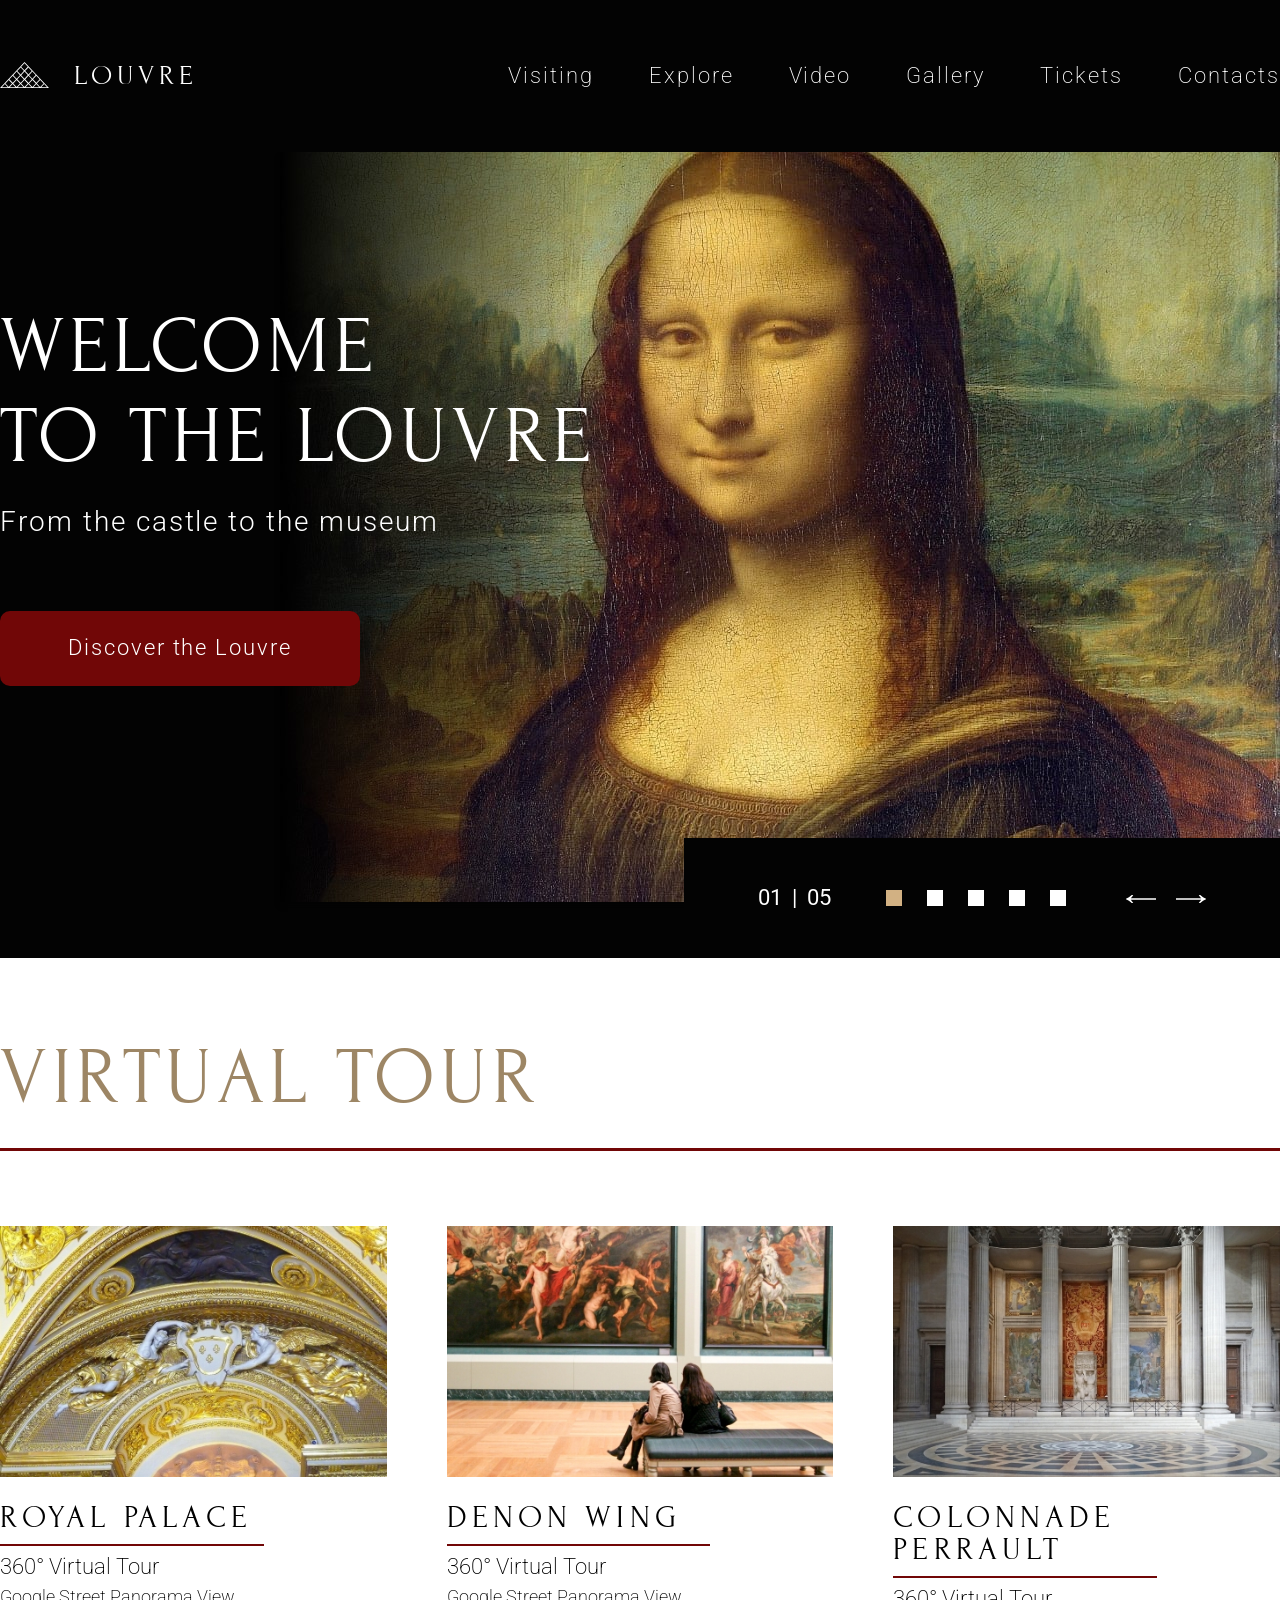
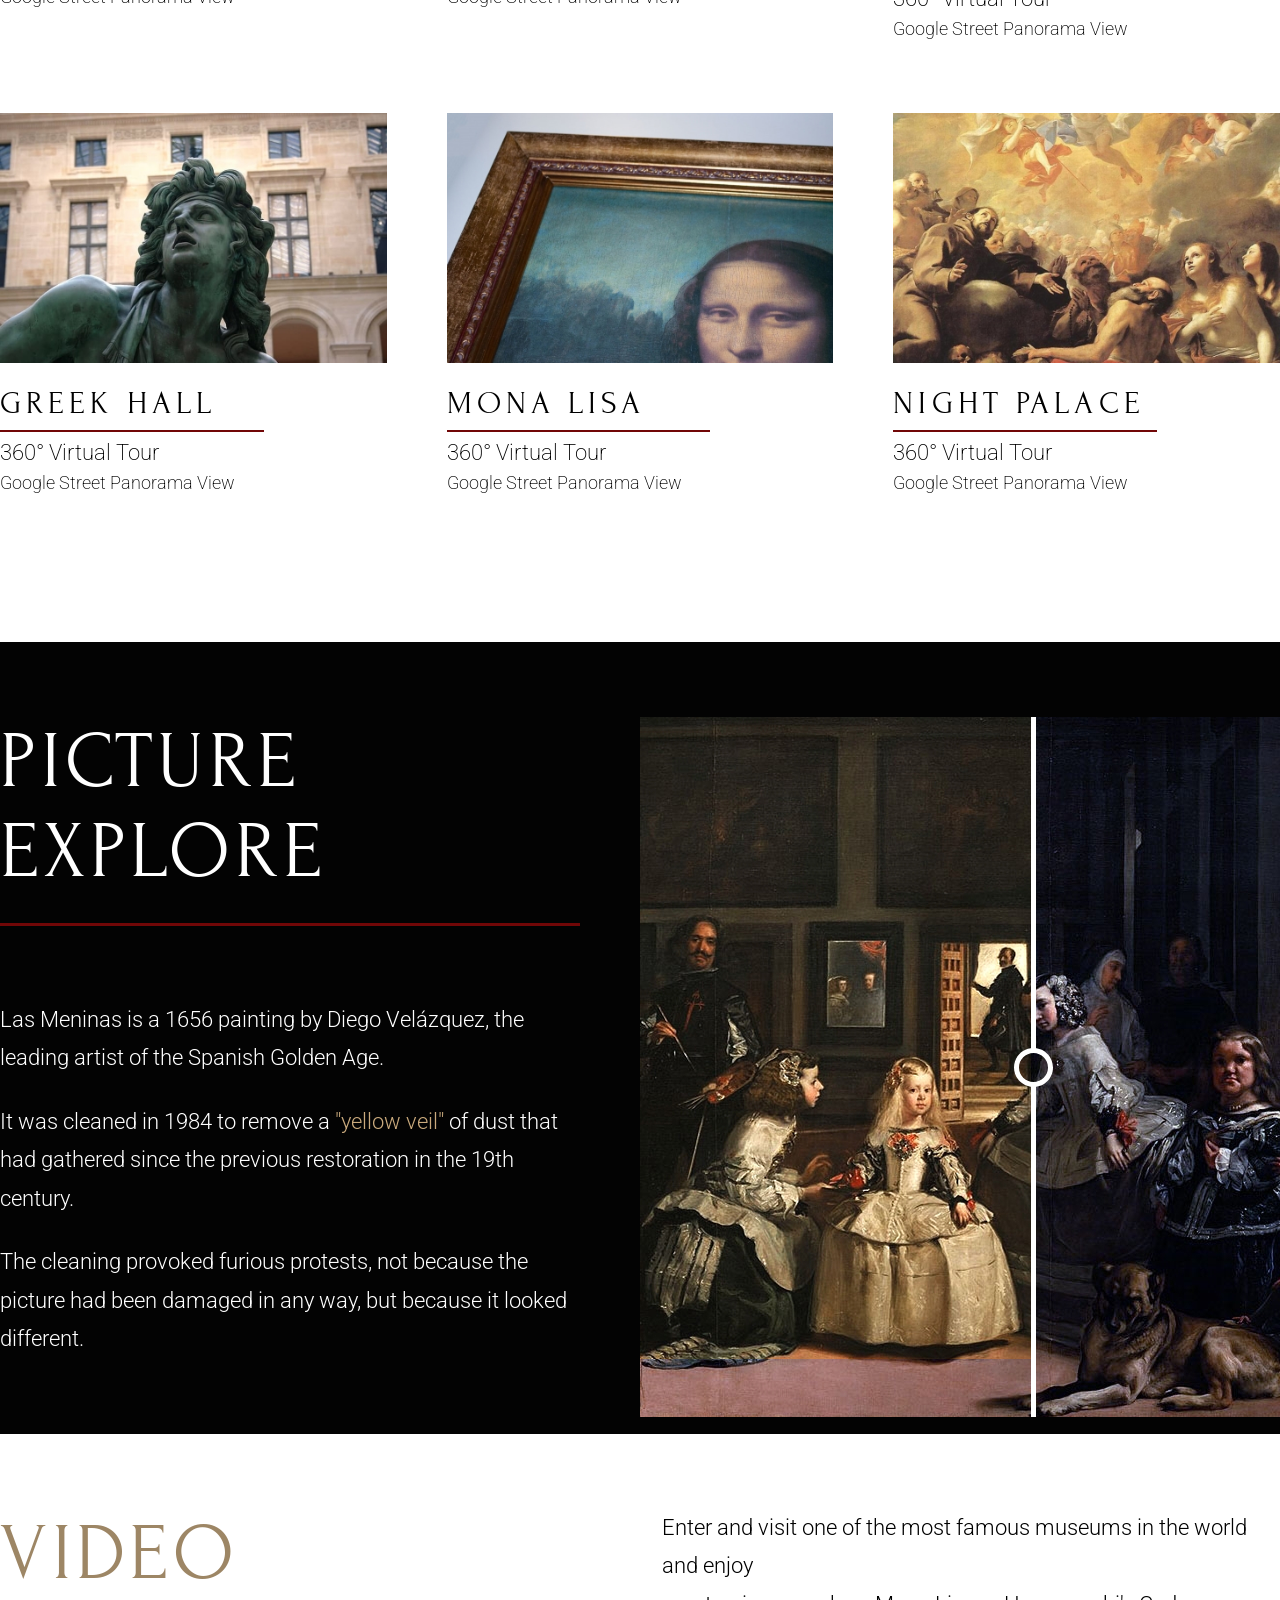
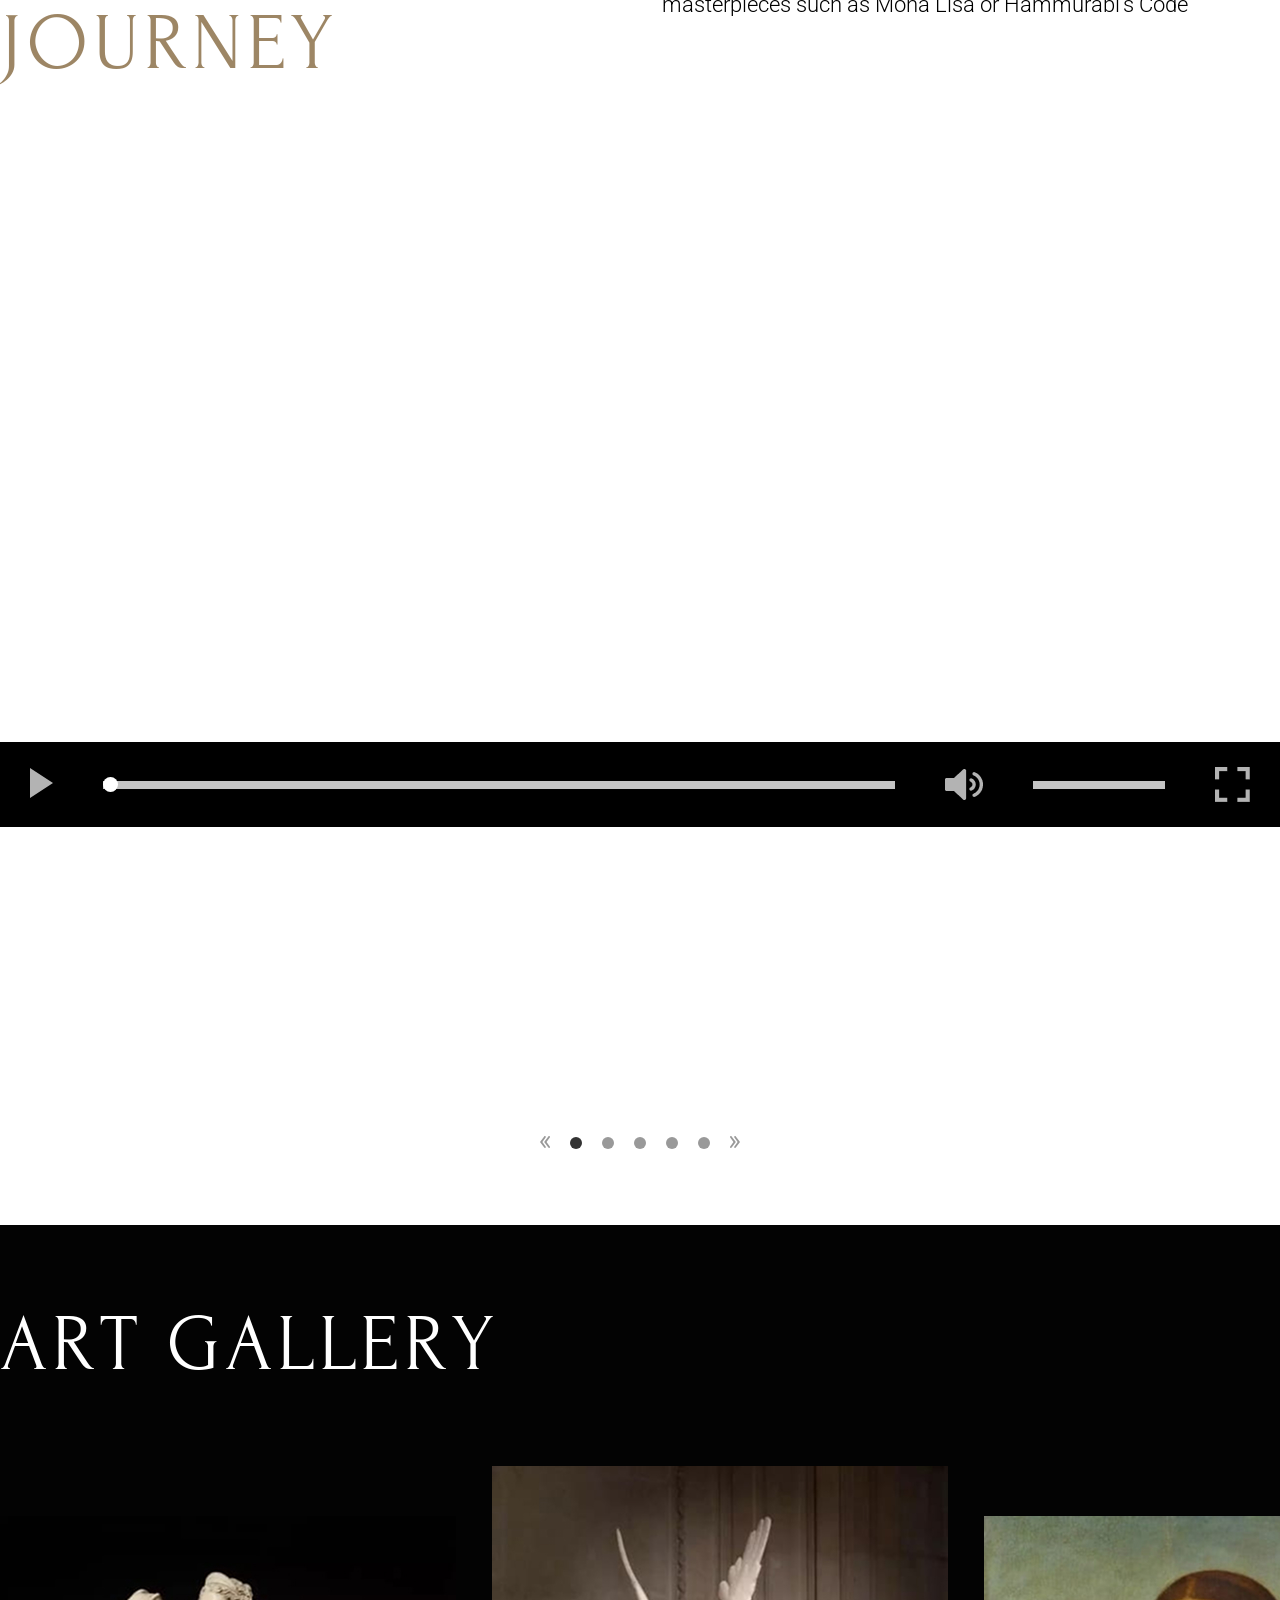
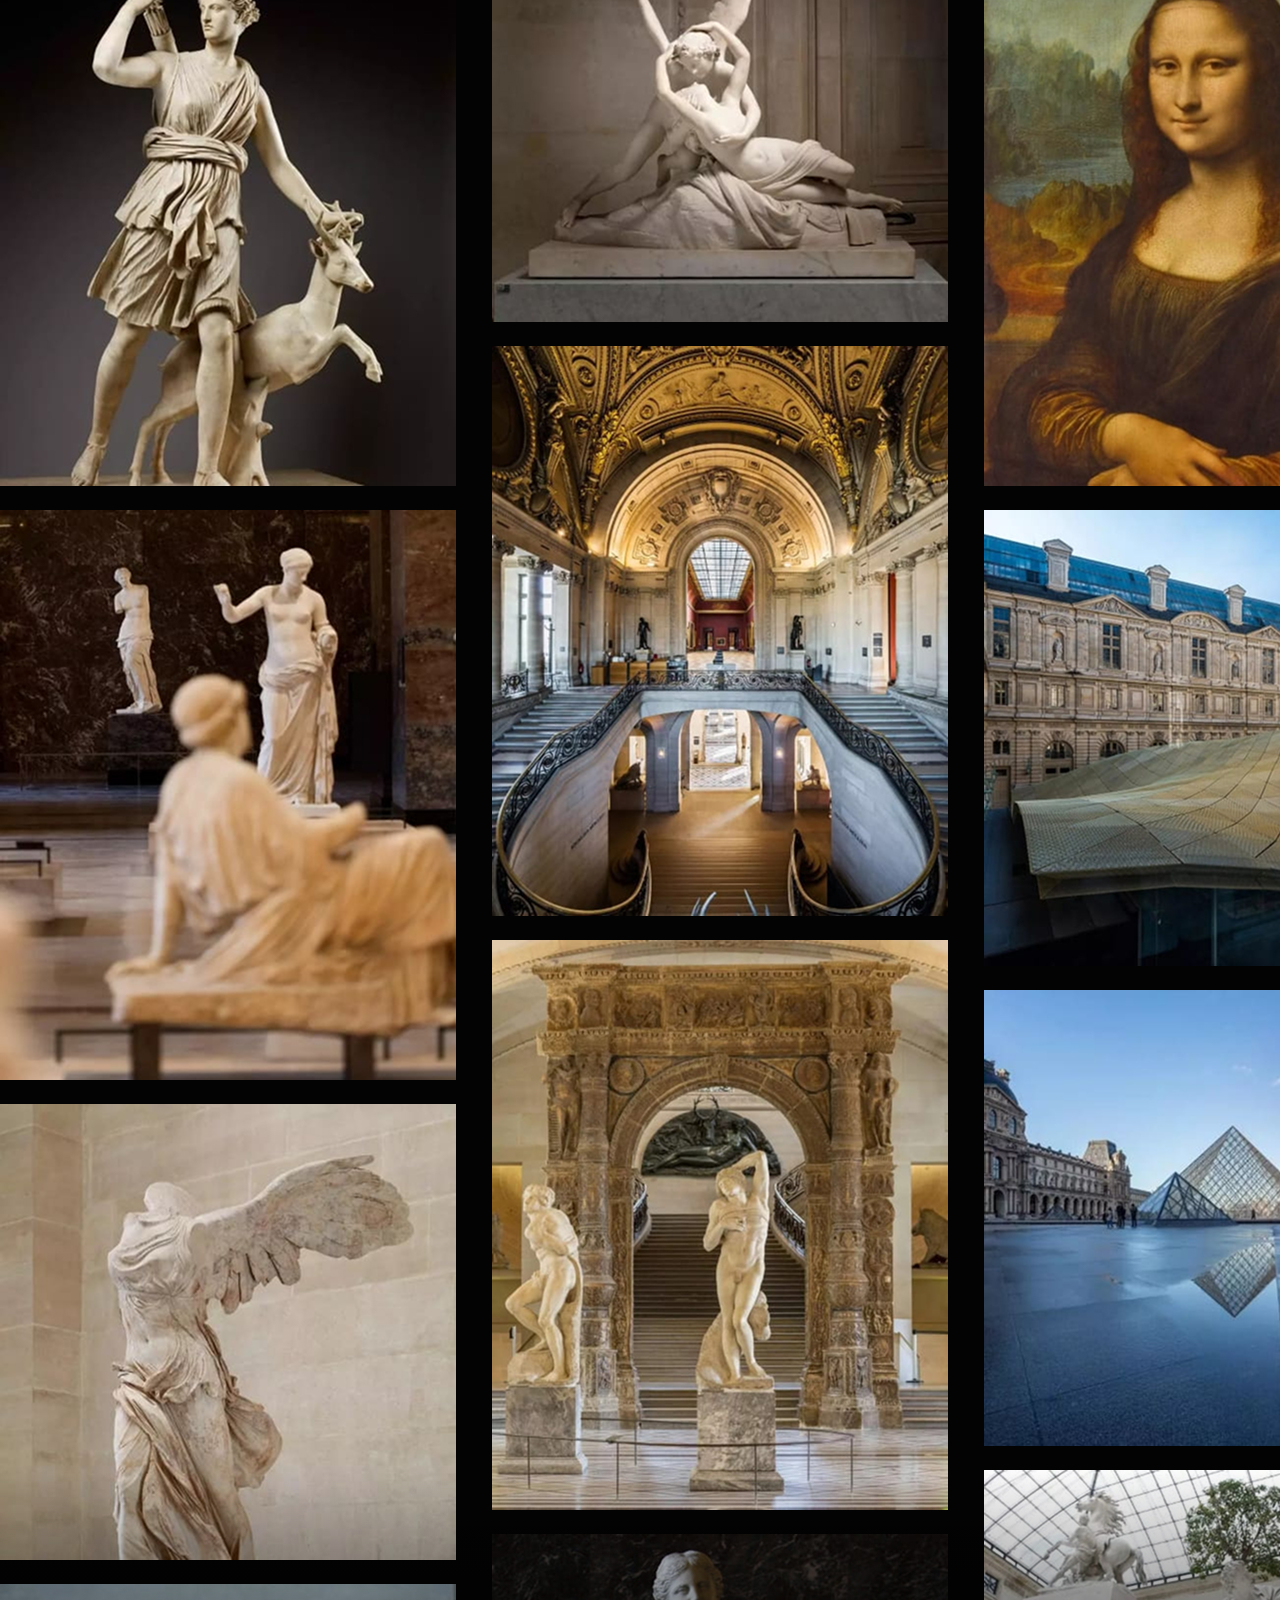
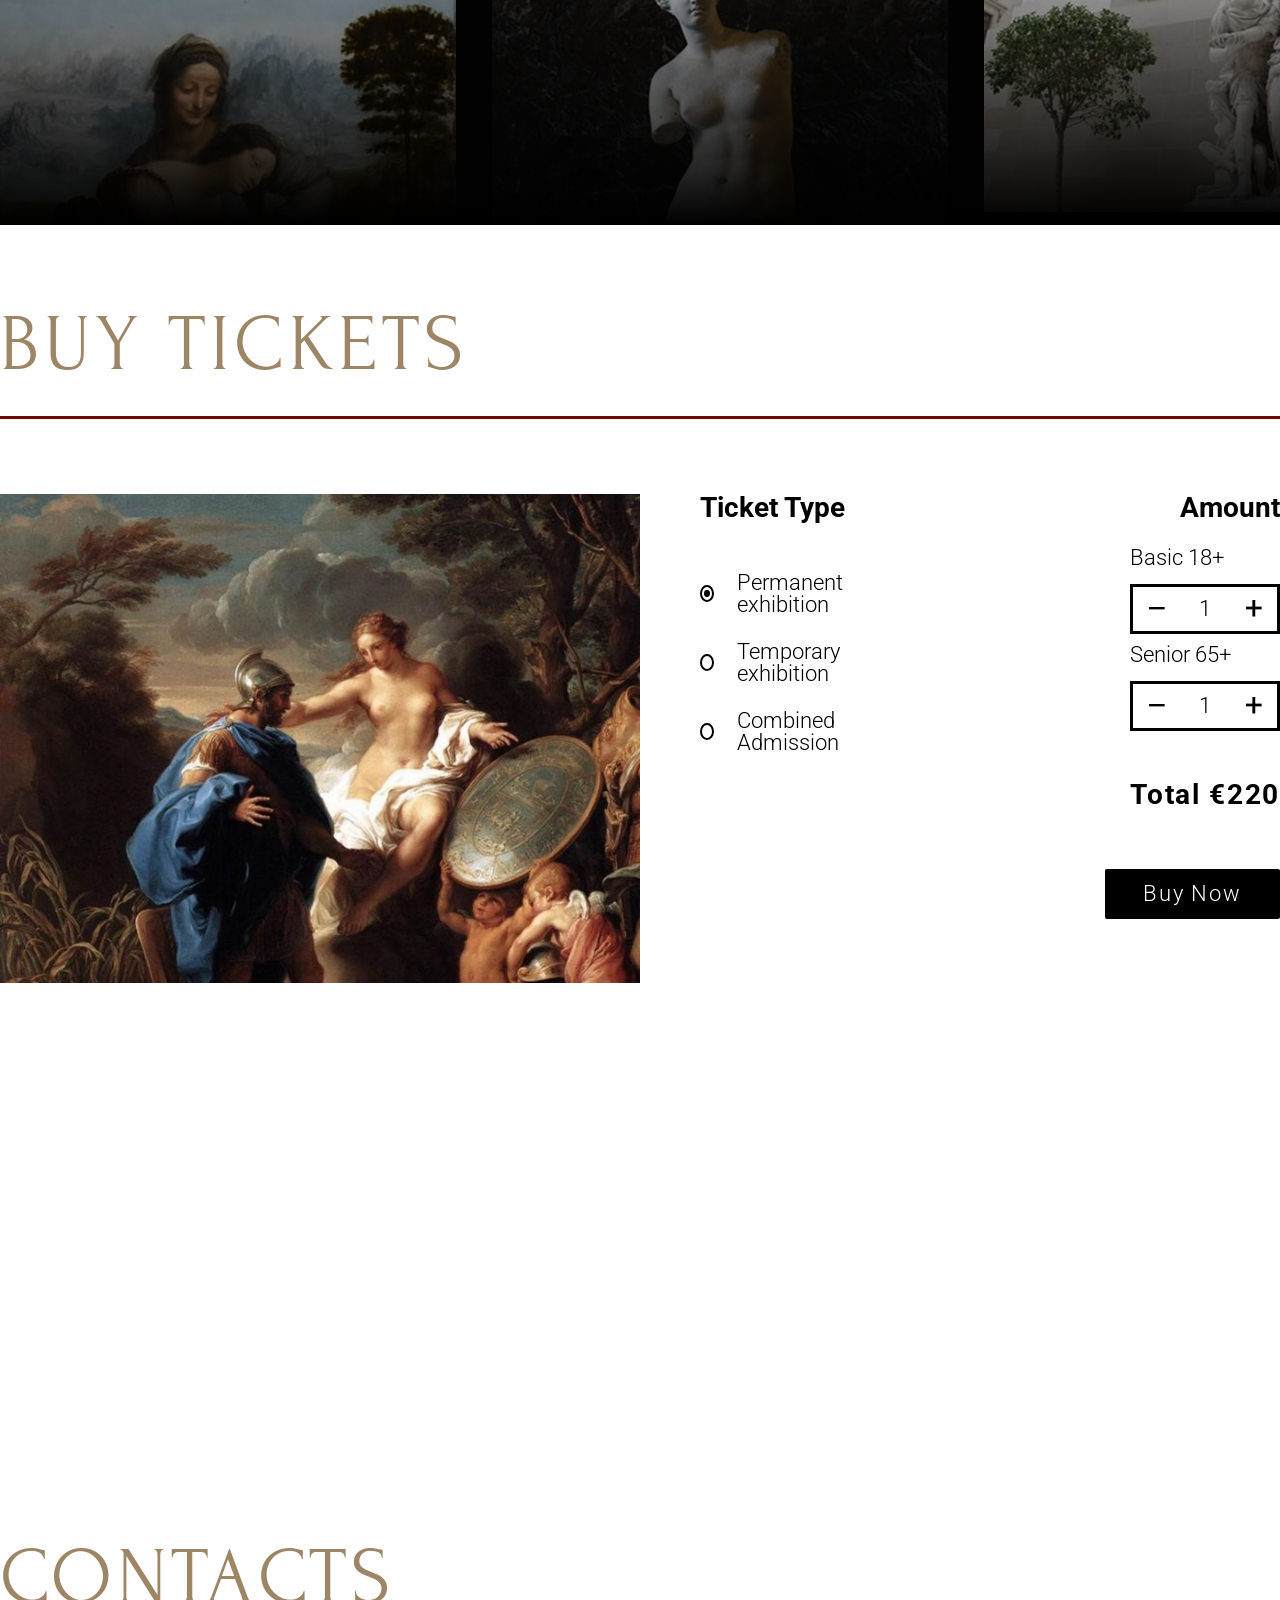
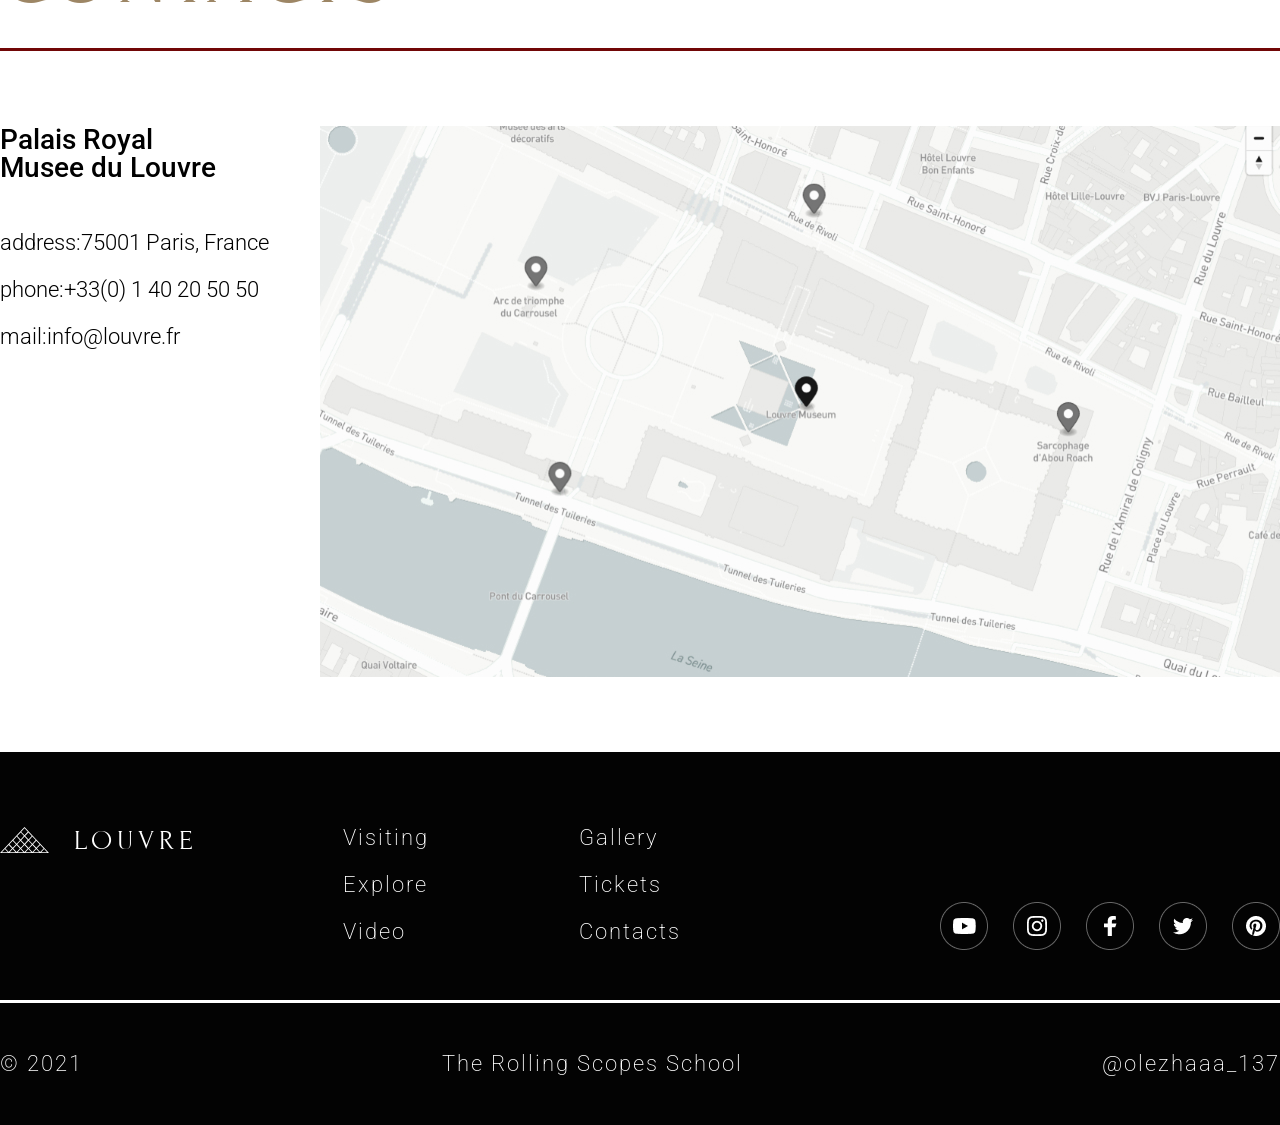
<file: index.html>
<!DOCTYPE html>
<html lang="en">
<head>
    <meta charset="UTF-8">
    <meta name="viewport" content="width=device-width, initial-scale=1.0">
    <link rel="stylesheet" href="./css/style.css">
    <title>museum</title>
</head>
<body>
    <div class="wrapper">
        <header class="header-top">
            <div class="header-top__container _container">
                <div class="header-top__body">
                    <div class="header-top__label">Louvre</div>
                    <ul class="header-top__menu menu-header">
                        <li class="menu-header__item"><a href="" class="menu-header__link">Visiting</a></li>
                        <li class="menu-header__item"><a href="" class="menu-header__link">Explore</a></li>
                        <li class="menu-header__item"><a href="" class="menu-header__link">Video</a></li>
                        <li class="menu-header__item"><a href="" class="menu-header__link">Gallery</a></li>
                        <li class="menu-header__item"><a href="" class="menu-header__link">Tickets</a></li>
                        <li class="menu-h   eader__item"><a href="" class="menu-header__link">Contacts</a></li>
                    </ul>
                    <a href="" class="header-top__burger-button"><img src="./images/header/icons/burger.svg" alt=""></a>
                </div>
            </div>
        </header>
        <main class="page">
            <section class="page__welcome welcome">
                <div class="welcome__container _container">
                    <div class="welcome__body">
                        <div class="welcome__content">
                            <h2 class="welcome__label">Welcome <br> to the Louvre</h2>
                            <div class="welcome__text">From the castle to the museum</div>
                            <a href="" class="welcome__button">Discover the Louvre</a>
                        </div>
                        <div class="welcome__slider slider-welcome">
                            <div class="slider-welcome__slide-numbers">
                                <div class="slider-welcome__current-slide-number">01</div>
                                <p>|</p>
                                <div class="slider-welcome__total-slide-numbers">05</div>
                            </div>
                            <div class="slider-welcome__rectangles">    
                                <div class="slider-welcome__rect slider-welcome__rect_cur"></div>
                                <div class="slider-welcome__rect"></div>
                                <div class="slider-welcome__rect"></div>
                                <div class="slider-welcome__rect"></div>
                                <div class="slider-welcome__rect"></div>
                            </div>
                            <div class="slider-welcome__left-arrow"><svg width="30" height="8" viewBox="0 0 30 8" fill="none" xmlns="http://www.w3.org/2000/svg"><path d="M5.72254 8C3.90173 6.31339 1.99422 5.08262 0 4.30769V3.69231C1.99422 2.89459 3.90173 1.66382 5.72254 0H7.23988C6.37283 1.4359 5.53468 2.52991 4.72543 3.28205H30V4.71795H4.72543C5.53468 5.47009 6.37283 6.5641 7.23988 8H5.72254Z" fill="currentColor" /></svg></div>
                            <div class="slider-welcome__right-arrow"><svg width="30" height="8" viewBox="0 0 30 8" fill="none" xmlns="http://www.w3.org/2000/svg"><path d="M24.2775 1.97284e-06C26.0983 1.68661 28.0058 2.91738 30 3.69231L30 4.30769C28.0058 5.10541 26.0983 6.33618 24.2775 8L22.7601 8C23.6272 6.5641 24.4653 5.47009 25.2746 4.71795L3.48964e-07 4.71795L5.01636e-07 3.28205L25.2746 3.28205C24.4653 2.52992 23.6272 1.4359 22.7601 1.86378e-06L24.2775 1.97284e-06Z" fill="currentColor" /></svg></div>
                        </div>
                    </div>
                    <div class="welcome__background-image"><img src="./images/welcome/01.jpg" alt=""></div>
                </div>
            </section>
            <section class="page__visiting visiting">
                <div class="visiting__container _container">
                    <div class="visiting__title"><h2>virtual tour</h2></div>
                    <div class="visiting__body">
                        <div class="visiting__row">
                            <div class="visiting__column">
                                <div class="visiting__item item-visiting">
                                    <a class="item-visiting__image _ibg" href="#"><img src="./images/visiting/01.jpg" alt="Royal Palace"></a>
                                    <div class="item-visiting__body">
                                        <a class="item-visiting__label" href="#">Royal Palace</a>
                                        <div class="item-visiting__horizontalrule"></div>
                                        <div class="item-visiting__type">360° Virtual Tour</div>
                                        <div class="item-visiting__text">Google Street Panorama View</div>
                                    </div>
                                </div>
                            </div>
                            <div class="visiting__column">
                                <div class="visiting__item item-visiting">
                                    <a class="item-visiting__image _ibg" href="#"><img src="./images/visiting/02.jpg" alt="Royal Palace"></a>
                                    <div class="item-visiting__body">
                                        <a class="item-visiting__label" href="#">Denon Wing</a>
                                        <div class="item-visiting__horizontalrule"></div>
                                        <div class="item-visiting__type">360° Virtual Tour</div>
                                        <div class="item-visiting__text">Google Street Panorama View</div>
                                    </div>
                                </div>
                            </div>
                            <div class="visiting__column">
                                <div class="visiting__item item-visiting">
                                    <a class="item-visiting__image _ibg" href="#"><img src="./images/visiting/03.jpg" alt="Royal Palace"></a>
                                    <div class="item-visiting__body">
                                        <a class="item-visiting__label" href="#">Colonnade Perrault</a>
                                        <div class="item-visiting__horizontalrule"></div>
                                        <div class="item-visiting__type">360° Virtual Tour</div>
                                        <div class="item-visiting__text">Google Street Panorama View</div>
                                    </div>
                                </div>
                            </div>
                        </div>
                        <div class="visiting__row">
                            <div class="visiting__column">
                                <div class="visiting__item item-visiting">
                                    <a class="item-visiting__image _ibg" href="#"><img src="./images/visiting/04.jpg" alt="Royal Palace"></a>
                                    <div class="item-visiting__body">
                                        <a class="item-visiting__label" href="#">Greek hall</a>
                                        <div class="item-visiting__horizontalrule"></div>
                                        <div class="item-visiting__type">360° Virtual Tour</div>
                                        <div class="item-visiting__text">Google Street Panorama View</div>
                                    </div>
                                </div>
                            </div>
                            <div class="visiting__column">
                                <div class="visiting__item item-visiting">
                                    <a class="item-visiting__image _ibg" href="#"><img src="./images/visiting/05.jpg" alt="Royal Palace"></a>
                                    <div class="item-visiting__body">
                                        <a class="item-visiting__label" href="#">Mona Lisa</a>
                                        <div class="item-visiting__horizontalrule"></div>
                                        <div class="item-visiting__type">360° Virtual Tour</div>
                                        <div class="item-visiting__text">Google Street Panorama View</div>
                                    </div>
                                </div>
                            </div>
                            <div class="visiting__column">
                                <div class="visiting__item item-visiting">
                                    <a class="item-visiting__image _ibg" href="#"><img src="./images/visiting/06.jpg" alt="Royal Palace"></a>
                                    <div class="item-visiting__body">
                                        <a class="item-visiting__label" href="#">Night Palace</a>
                                        <div class="item-visiting__horizontalrule"></div>
                                        <div class="item-visiting__type">360° Virtual Tour</div>
                                        <div class="item-visiting__text">Google Street Panorama View</div>
                                    </div>
                                </div>
                            </div>
                        </div>
                    </div>
                </div>
            </section>
            <section class="page__explore explore">
                <div class="explore__container _container">
                    <div class="explore__body">
                        <div class="explore__content">
                            <div class="explore__title title"><h2>Picture explore</h2></div>
                            <div class="explore__paragraphs">
                                <div class="explore__paragraph">Las Meninas is a 1656 painting by Diego Velázquez, the leading artist of the Spanish Golden Age.</div>
                                <div class="explore__paragraph">It was cleaned in 1984 to remove a <span class="gold-text">"yellow veil"</span> of dust that had gathered since the previous restoration in the 19th century.</div>
                                <div class="explore__paragraph">The cleaning provoked furious protests, not because the picture had been damaged in any way, but because it looked different.</div>
                            </div>
                        </div>
                        <div class="explore__images">
                            <div class="explore__image explore__image_before"><img src="./images/explore/01.jpg" alt=""></div>
                            <div class="explore__image explore__image_after"><img src="./images/explore/02.jpg" alt=""></div>
                            <div class="explore__dragme">
                                <svg width="39" height="700" viewBox="0 0 39 700" fill="none" xmlns="http://www.w3.org/2000/svg"><path fill-rule="evenodd" clip-rule="evenodd" d="M19.5 365C27.5081 365 34 358.508 34 350.5C34 342.492 27.5081 336 19.5 336C11.4919 336 5 342.492 5 350.5C5 358.508 11.4919 365 19.5 365ZM19.5 370C30.2696 370 39 361.27 39 350.5C39 339.73 30.2696 331 19.5 331C8.73045 331 0 339.73 0 350.5C0 361.27 8.73045 370 19.5 370Z" fill="white" /><path d="M17 0H22V332H17V0Z" fill="white" /><path d="M17 368H22V700H17V368Z" fill="white" /></svg>
                            </div>
                        </div>
                    </div>
                </div>
            </section>
            <section class="page__video video">
                <div class="video__container _container">
                    <div class="video__header">
                        <h2 class="video__title title">video journey</h2>
                        <div class="video__subtext">Enter and visit one of the most famous museums in the world and enjoy<br> masterpieces such as Mona Lisa or Hammurabi's Code</div>
                    </div>
                    <div class="video__main main-video">
                       <iframe width="560" height="315" src="https://www.youtube.com/embed/zp1BXPX8jcU?si=cO_2GG64ZSc-1LlV" title="YouTube video player" frameborder="0" allow="accelerometer; autoplay; clipboard-write; encrypted-media; gyroscope; picture-in-picture; web-share" referrerpolicy="strict-origin-when-cross-origin" allowfullscreen></iframe>
                    </div>
                    <div class="main-video__controls">
                            <button class="main-video__playbutton"><svg width="23" height="30" viewBox="0 0 23 30" fill="none" xmlns="http://www.w3.org/2000/svg"><path d="M23 15.0051L0 0C0 22.6144 0 11.5158 0 30L23 15.0051Z" fill="#B3B3B3" /></svg></button>
                            <div class="main-video__progressbar">
                                <div class="main-video__timecircle"></div>
                            </div>
                            <button class="main-video__volumebutton"><img src="./images/video/02.png" alt=""/></button>
                            <div class="main-video__volumebar"></div>
                            <button class="main-video__fullscreenbutton"><img src="./images/video/03.png" alt=""></button>
                    </div>
                    <div class="video__slider slider-video">
                        <div class="slider-video__body">
                            <div class="slider-video__column">
                                <div class="slider-video__element"><iframe width="560" height="315" src="https://www.youtube.com/embed/Vi5D6FKhRmo?si=Hekzec64222pebZj" title="YouTube video player" frameborder="0" allow="accelerometer; autoplay; clipboard-write; encrypted-media; gyroscope; picture-in-picture; web-share" referrerpolicy="strict-origin-when-cross-origin" allowfullscreen></iframe></div>
                            </div>
                            <div class="slider-video__column">
                                <div class="slider-video__element"><iframe width="560" height="315" src="https://www.youtube.com/embed/NOhDysLnTvY?si=3-C3QTM9oGIsLW8X" title="YouTube video player" frameborder="0" allow="accelerometer; autoplay; clipboard-write; encrypted-media; gyroscope; picture-in-picture; web-share" referrerpolicy="strict-origin-when-cross-origin" allowfullscreen></iframe></div>
                            </div>
                            <div class="slider-video__column">
                                <div class="slider-video__element"><iframe width="560" height="315" src="https://www.youtube.com/embed/aWmJ5DgyWPI?si=s1kFJG-v-3yIzfXe" title="YouTube video player" frameborder="0" allow="accelerometer; autoplay; clipboard-write; encrypted-media; gyroscope; picture-in-picture; web-share" referrerpolicy="strict-origin-when-cross-origin" allowfullscreen></iframe></div>
                            </div>
                        </div>
                        <div class="slider-video__switches">
                            <div class="slider-video__leftarrow"><svg width="10" height="12" viewBox="0 0 10 12" fill="none" xmlns="http://www.w3.org/2000/svg"><path fill-rule="evenodd" clip-rule="evenodd" d="M5.4777 0.219168C5.87773 0.564178 5.94259 1.19347 5.62256 1.62473L2.37578 6.00004L5.62256 10.3753C5.94259 10.8066 5.87773 11.4359 5.4777 11.7809C5.07766 12.1259 4.49394 12.056 4.17391 11.6247L0 6.00004L4.17391 0.375342C4.49394 -0.0559202 5.07766 -0.125842 5.4777 0.219168ZM9.65184 0.219168C10.0519 0.564178 10.1167 1.19347 9.7967 1.62473L6.54992 6.00004L9.7967 10.3753C10.1167 10.8066 10.0519 11.4359 9.65184 11.7809C9.2518 12.1259 8.66808 12.056 8.34805 11.6247L4.17414 6.00004L8.34805 0.375342C8.66808 -0.0559202 9.2518 -0.125842 9.65184 0.219168Z" fill="#999999" /></svg></div>
                            <div class="slider-video__circle slider-video__circle_current"></div>
                            <div class="slider-video__circle"></div>
                            <div class="slider-video__circle"></div>
                            <div class="slider-video__circle"></div>
                            <div class="slider-video__circle"></div>
                            <div class="slider-video__rightarrow"><svg width="10" height="12" viewBox="0 0 10 12" fill="none" xmlns="http://www.w3.org/2000/svg"><path fill-rule="evenodd" clip-rule="evenodd" d="M0.348163 0.219168C0.748196 -0.125842 1.33192 -0.0559202 1.65195 0.375342L5.82586 6.00004L1.65194 11.6247C1.33192 12.056 0.748195 12.1259 0.348162 11.7809C-0.0518709 11.4359 -0.116729 10.8066 0.203297 10.3753L3.45008 6.00004L0.203298 1.62473C-0.116728 1.19347 -0.05187 0.564177 0.348163 0.219168ZM4.5223 0.219168C4.92234 -0.125841 5.50606 -0.0559197 5.82609 0.375342L10 6.00004L5.82609 11.6247C5.50606 12.056 4.92234 12.1259 4.5223 11.7809C4.12227 11.4359 4.05741 10.8066 4.37744 10.3753L7.62422 6.00004L4.37744 1.62473C4.05741 1.19347 4.12227 0.564178 4.5223 0.219168Z" fill="#999999" /></svg></div>
                        </div>
                    </div>
                </div>
            </section>
            <section class="gallery">
                <div class="gallery__container _container">
                    <div class="gallery__body">
                        <h2 class="gallery__title title">Art Gallery</h2>
                        <div class="gallery__content">
                            <div class="gallery__row">
                                <div class="gallery__column">
                                    <div class="gallery__item">
                                        <img src="./images/art-gallery/01.jpg" alt="">
                                    </div>
                                </div>
                                <div class="gallery__column">
                                    <div class="gallery__item">
                                        <img src="./images/art-gallery/02.jpg" alt="">
                                    </div>
                                </div>
                                <div class="gallery__column">
                                    <div class="gallery__item">
                                        <img src="./images/art-gallery/03.jpg" alt="">
                                    </div>
                                </div>
                                <div class="gallery__column">
                                    <div class="gallery__item">
                                        <img src="./images/art-gallery/04.jpg" alt="">
                                    </div>
                                </div>
                            </div>
                            <div class="gallery__row">
                                <div class="gallery__column">
                                    <div class="gallery__item">
                                        <img src="./images/art-gallery/05.jpg" alt="">
                                    </div>
                                </div>
                                <div class="gallery__column">
                                    <div class="gallery__item">
                                        <img src="./images/art-gallery/06.jpg" alt="">
                                    </div>
                                </div>
                                <div class="gallery__column">
                                    <div class="gallery__item">
                                        <img src="./images/art-gallery/07.jpg" alt="">
                                    </div>
                                </div>
                                <div class="gallery__column">
                                    <div class="gallery__item">
                                        <img src="./images/art-gallery/08.jpg" alt="">
                                    </div>
                                </div>
                            </div>
                            <div class="gallery__row">
                                <div class="gallery__column">
                                    <div class="gallery__item">
                                        <img src="./images/art-gallery/09.jpg" alt="">
                                    </div>
                                </div>
                                <div class="gallery__column">
                                    <div class="gallery__item">
                                        <img src="./images/art-gallery/10.jpg" alt="">
                                    </div>
                                </div>
                                <div class="gallery__column">
                                    <div class="gallery__item">
                                        <img src="./images/art-gallery/11.jpg" alt="">
                                    </div>
                                </div>
                                <div class="gallery__column">
                                    <div class="gallery__item">
                                        <img src="./images/art-gallery/12.jpg" alt="">
                                    </div>
                                </div>
                            </div>
                        </div>
                    </div>
                    <div class="gallery__gradientblock"></div>
                </div>
            </section>
            <section class="tickets">
                <div class="tickets__container _container">
                    <div class="tickets__body">
                        <h2 class="tickets__title title">BUY TICKETS</h2>
                        <div class="tickets__content">
                            <div class="tickets__miniature"><img src="./images/tickets/01.jpg" alt=""></div>
                            <div class="tickets__type type-tickets">
                                
                                    <h4 class="type-tickets__label">Ticket Type</h4>
                                    <div class="type-tickets__radiobuttons">
                                        <div class="type-tickets__radioubutton">
                                            <label class="type-tickets__radiolabel">
                                                <input checked type="radio" name="ticket-type" value="permanent" class="type-tickets__radioel">
                                                <div class="type-tickets__customradio">
                                                </div>
                                                Permanent exhibition
                                            </label>
                                        </div>
                                        <div class="type-tickets__radioubutton">
                                            <label class="type-tickets__radiolabel">
                                                <input type="radio" name="ticket-type" value="temporary" class="type-tickets__radioel">
                                                <div class="type-tickets__customradio"></div>
                                                Temporary exhibition
                                            </label>
                                        </div>
                                        <div class="type-tickets__radioubutton">
                                            <label class="type-tickets__radiolabel">
                                                <input type="radio" name="ticket-type" value="temporary" class="type-tickets__radioel">
                                                <div class="type-tickets__customradio"></div>
                                                Combined Admission
                                            </label>
                                        </div>
                                    </div>
                            </div>
                            
                            <div class="tickets__amount amount-tickets">
                                <div class="amount-tickets__content">
                                    <h4 class="amount-tickets__label">Amount</h4>
                                    <div class="amount-tickets__groupofbuttons">
                                        <p class="amount-tickets__sublabel">Basic 18+</p>
                                        <div class="amount-tickets__numofticketsbutton">
                                            <button type="button" onclick="changeValue(-1)"><img src="./images/buy-tickets/01.png" alt=""></button>
                                            <input type="text" id="basic-tickets-amount" value="1" readonly>
                                            <button type="button" onclick="changeValue(1)"><img src="./images/buy-tickets/02.png" alt=""></button>
                                        </div>
                                        <p class="amount-tickets__sublabel">Senior 65+</p>
                                        <div class="amount-tickets__numofticketsbutton">
                                            <button type="button" onclick="changeValue(-1)"><img src="./images/buy-tickets/01.png" alt=""></button>
                                            <input type="text" id="senior-tickets-amount" value="1" readonly>
                                            <button type="button" onclick="changeValue(1)"><img src="./images/buy-tickets/02.png" alt=""></button>
                                        </div>
                                    </div>
                                    <div class="amount-tickets__finalprice">Total €220</div>
                                </div>
                                <a class="buy-button">Buy Now</a>
                            </div>
                        </div>
                    </div>
                </div>
            </section>
            <div class="parallax-image">
            </div>
            <section class="contacts">
                <div class="contacts__container _container">
                    <div class="contacts__body">
                        <h2 class="contacts__title title">Contacts</h2>
                        <div class="contacts__content">
                            <div class="contacts__info info-contacts">
                                <div class="info-contacts__title">Palais Royal Musee du Louvre</div>
                                <p class="info-contacts__address">address:75001 Paris, France</p>
                                <p class="info-contacts__phone">phone:+33(0) 1 40 20 50 50</p>
                                <p class="info-contacts__main">mail:info@louvre.fr</p>
                            </div>
                            <div class="contacts__map">
                                <img src="./images/map.jpg" alt="">
                            </div>
                        </div>
                    </div>
                </div>
            </section>
        </main>
        <footer class="footer">
            <div class="footer__container _container">
                <div class="footer__socialmedia">
                    <div class="footer__label">Louvre</div>
                    <nav class="footer__menu menu-footer">
                        <ul class="menu-footer__body">
                            <li class="menu-footer__element"><a href="">Visiting</a></li>
                            <li class="menu-footer__element"><a href="">Explore</a></li>
                            <li class="menu-footer__element"><a href="">Video</a></li>
                            <li class="menu-footer__element"><a href="">Gallery</a></li>
                            <li class="menu-footer__element"><a href="">Tickets</a></li>
                            <li class="menu-footer__element"><a href="">Contacts</a></li>
                        </ul>
                    </nav>
                    <div class="footer__icons icons-footer">
                        <div class="icons-footer__element"><img src="./images/footer/icons/01.png" alt=""></div>
                        <div class="icons-footer__element"><img src="./images/footer/icons/02.png" alt=""></div>
                        <div class="icons-footer__element"><img src="./images/footer/icons/03.png" alt=""></div>
                        <div class="icons-footer__element"><img src="./images/footer/icons/04.png" alt=""></div>
                        <div class="icons-footer__element"><img src="./images/footer/icons/05.png" alt=""></div>
                    </div>
                </div>
            </div>
        </footer>
        <div class="footer__rsschool rsschool-footer">
            <div class="rsschool-footer__container _container">
                <div class="rsschool-footer__year">&copy; 2021</div>
                <div class="rsschool-footer__label">The Rolling Scopes School</div>
                <div class="rsschool-footer__username">@olezhaaa_137</div>
            </div>
        </div>
    </div>
    
</body>
</html>
</file>
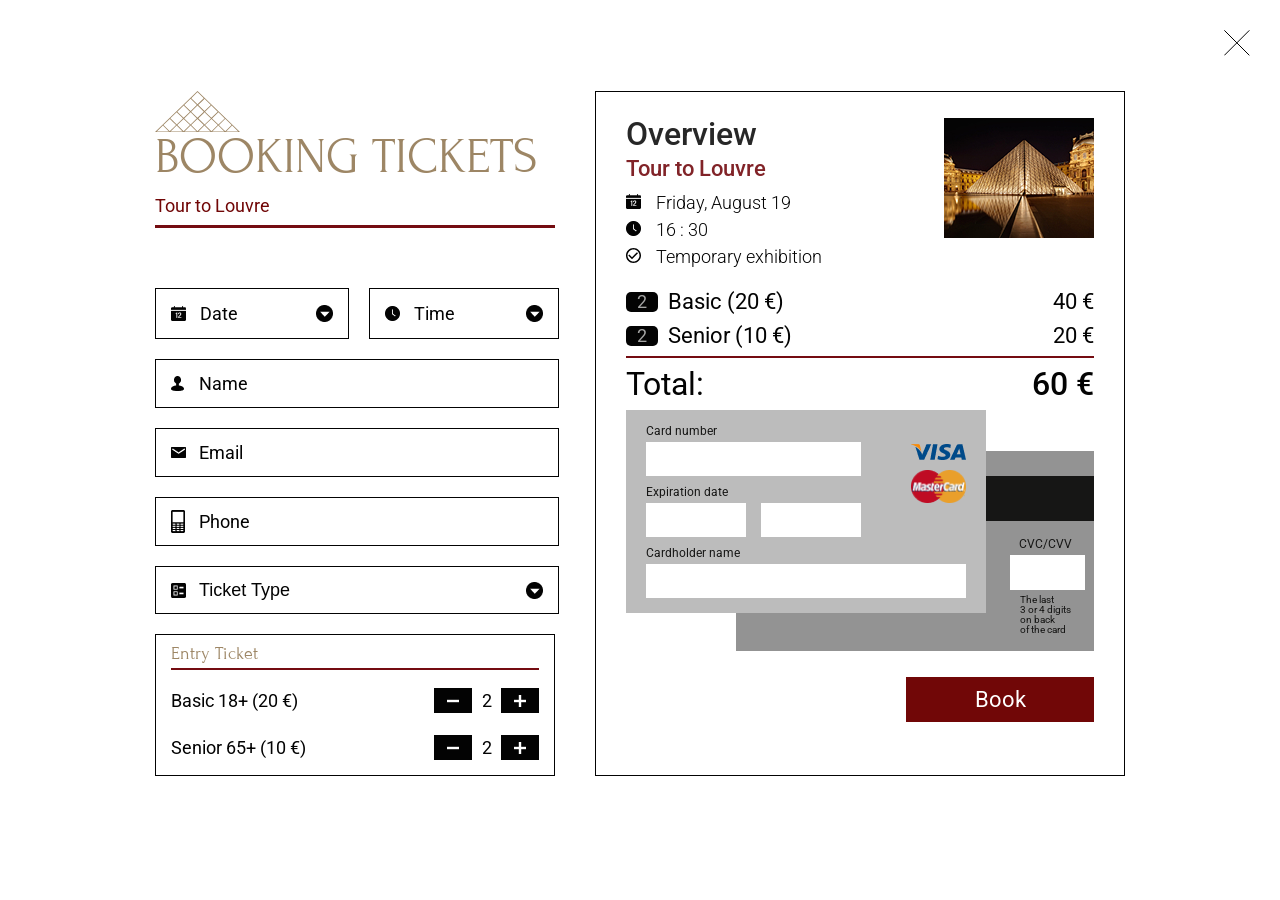
<file: booking-tickets/page.html>
<!DOCTYPE html>
<html lang="en">
<head>
    <meta charset="UTF-8">
    <meta name="viewport" content="width=device-width, initial-scale=1.0">
    <title>booking</title>
    <link rel="stylesheet" href="./booking-style.css">
</head>
<body>
    <main class="booking">
        <div class="booking__container">
            <div class="booking__body">
                <div class="booking__form form-booking">
                    <div class="form-booking__title">
                        <div class="form-booking__main-title">Booking tickets</div>
                        <div class="form-booking__subtitle">Tour to Louvre</div>
                    </div>
                    <div class="form-booking__inputs">
                        <div class="form-booking__input-group">
                                <input type="date" class="form-booking__input form-booking__date" required>
                                <label for="booking-date" class="form-booking__fake-placeholder">Date</label>
                        </div>
                        <div class="form-booking__input-group">
                            <input type="time" class="form-booking__input form-booking__time" required>
                            <label for="booking-date" class="form-booking__fake-placeholder">Time</label>
                        </div>
                        <input type="text" class="form-booking__input_full form-booking__name" required placeholder="Name">
                        <input type="email" class="form-booking__input_full form-booking__email" required placeholder="Email">
                        <input type="tel" class="form-booking__input_full form-booking__tel" required placeholder="Phone">
                        <select name="" id=""  class="form-booking__input_full form-booking__tickettype" required>
                            <option value="" disabled selected hidden>Ticket Type</option>
                            <option value="permanent">Permanent exhibition</option>
                            <option value="temporary">Temporary exhibition</option>
                            <option value="combined">Combined Admission</option>
                        </select>
                    </div>
                    <div class="form-booking__summary summary">
                        <div class="summary__label">Entry ticket</div>
                        <div class="summary__element element-summary">
                            
                            <p>Basic 18+ (20 €)</p>
                            <div class="element-summary__buttongroup">
                                <button><img src="../images/book-ticket/icons/minus.svg" alt=""></button>
                                <input type="text" value="2" readonly>
                                <button><img src="../images/book-ticket/icons/plus.svg" alt=""></button>
                            </div>
                            
                        </div>
                        <div class="summary__element element-summary">
                            
                            <p>Senior 65+ (10 €)</p>
                            <div class="element-summary__buttongroup">
                                <button><img src="../images/book-ticket/icons/minus.svg" alt=""></button>
                                <input type="text" value="2" readonly>
                                <button><img src="../images/book-ticket/icons/plus.svg" alt=""></button>
                            </div>
                                
                            
                        </div>
                    </div>
                </div>
                <div class="booking__overview overview-booking">
                    <div class="overview-booking__main">
                        <div class="overview-booking__top-part">
                            <div class="booking-details details-booking">
                                <div class="details-booking__label">Overview</div>
                                <div class="details-booking__sublabel">Tour to Louvre</div>
                                <ul class="details-booking__info">
                                    <li class="details-booking__info-date">Friday, August 19</li>
                                    <li class="details-booking__info-time">16 : 30</li>
                                    <li class="details-booking__info-type">Temporary exhibition</li>
                                </ul>
                            </div>
                            <div class="overview-booking__top-part__background"><img src="../images/book-ticket/overview-background.jpg" alt=""></div>
                        </div>
                        <div class="overview-booking__middle-part">
                            <div class="overview-booking__middle-part-element">
                                <div class="overview-booking__middle-part-element__numoftickets">2</div>
                                <div class="overview-booking__middle-part-element__title">Basic (20 €)</div>
                                <div class="overview-booking__middle-part-element__sum">40 €</div>
                            </div>
                             <div class="overview-booking__middle-part-element">
                                <div class="overview-booking__middle-part-element__numoftickets">2</div>
                                <div class="overview-booking__middle-part-element__title">Senior (10 €)</div>
                                <div class="overview-booking__middle-part-element__sum">20 €</div>
                            </div>
                        </div>
                        <div class="overview-booking__totalsum overview-booking-total">
                            <div class="overview-booking-total__label">Total:</div>
                            <div class="overview-booking-total__sum">60 €</div>
                        </div>
                    </div>
                    <div class="overview-booking__cards">
                        <div class="overview-booking__frontcard frontcard">
                            <div class="frontcard__head">
                                <div>
                                    <div class="overview-booking__cardnumber">
                                        <label for="cardnumber" class="overview-booking__frontcard__inputlabel">
                                            Card number</label>
                                            <input type="text" id="cardnumber">
                                
                                    </div>
                                
                                    <div class="overview-booking__expirationdate">
                                        <label for="month" class="overview-booking__frontcard__inputlabel">Expiration date</label>
                                        <div class="overview-booking__expirationdateinputs">
                                            <input type="number" id="month">
                                            <input type="number">
                                        </div>
                                
                                    </div>
                                </div>
                                <div class="frontcard__photos">
                                    <img src="../images/book-ticket/Visa.png" alt="" >
                                    <img src="../images/book-ticket/Mastercard.png" alt="">
                                </div>
                            </div>
                            <div class="overview-booking__cardholder">
                                <label for="cardholder" class="overview-booking__frontcard__inputlabel">Cardholder name</label>
                                <input type="text" id="cardholder">
                            </div>
                            
                        </div>
                        <div class="overview-booking__backcard backcard">
                            <div class="overview-booking__secutity-strip"></div>
                            <div class="backcard__cvvgroup">
                                <div class="overview-booking__cvv">
                                    <label for="cvv">
                                        CVC/CVV</label>
                                        <input type="text" maxlength="3" id="cvv">
                                    
                                </div>
                                <div class="overview-booking__backcard__label">The last <br> 3 or 4 digits on back<br> of the card</div>
                            </div>
                        </div>
                    </div>
                    
                    <a href="#" class="overview-booking__button">Book</a>
                   
                </div>
            </div>
        </div>
        <a href="" class="booking__close-image"><img src="../images/book-ticket/icons/close.svg" alt=""></a>
    </main>
</body>
</html>
</file>
<file: css/style.css>
/*Обнуление*/
*{padding: 0;margin: 0;border: 0;}
*,*:before,*:after{-moz-box-sizing: border-box;-webkit-box-sizing: border-box;box-sizing: border-box;}
:focus,:active{outline: none;}
a:focus,a:active{outline: none;}
nav,footer,header,aside{display: block;}
html,body{height:100%;width:100%;font-size:100%;line-height:1;font-size:14px;-ms-text-size-adjust:100%;-moz-text-size-adjust:100%;-webkit-text-size-adjust:100%;}
input,button,textarea{font-family:inherit;}
input::-ms-clear{display: none;}
button{cursor: pointer;}
button::-moz-focus-inner{padding:0;border:0;}
a,a:visited{text-decoration: none;}
a:hover{text-decoration: none;}
ul li{list-style: none;}
img{vertical-align: top;}
h1,h2,h3,h4,h5,h6{font-size:inherit;font-weight: inherit;}
/*--------------------*/

@font-face{
    font-family: 'Roboto';
    src: url(../fonts/Roboto-Regular.woff2) format('woff2');
    font-weight: 400;
    font-style: normal;
    font-display: swap;
}
@font-face{
    font-family: 'Roboto';
    src: url(../fonts/Roboto-Light.woff2) format('woff2');
    font-weight: 300;
    font-style: normal;
    font-display: swap;
}
@font-face{
    font-family: 'Roboto';
    src: url(../fonts/Roboto-Medium.woff2) format('woff2');
    font-weight: 500;
    font-style: normal;
    font-display: swap;
}
@font-face{
    font-family: 'Roboto';
    src: url(../fonts/Roboto-Thin.woff2) format('woff2');
    font-weight: 100;
    font-style: normal;
    font-display: swap;
}
@font-face{
    font-family: 'Roboto';
    src: url(../fonts/Roboto-Bold.woff2) format('woff2');
    font-weight: 700;
    font-style: normal;
    font-display: swap;
}
@font-face{
    font-family: 'Forum';
    src: url(../fonts/Forum.woff2) format('woff2');
    font-weight: 400;
    font-style: normal;
    font-display: swap;
}
@font-face{
    font-family: 'Roboto';
    src: url(../fonts/Roboto-ExtraLight.woff2) format('woff2');
    font-weight: 200;
    font-style: normal;
    font-display: swap;
}

:root { 
  --font-family: "Roboto", sans-serif;
  --second-family: "Forum", sans-serif;
}

body{
    font-family: var(--font-family);
    
}

._container {
    min-height: 100%;
    max-width: 1440px;

    margin: 0 auto;

}
@media(max-width: 1024px){
    ._container{
        max-width: 984px;
    }
    
}

.wrapper {
    max-width: 100%;
    min-height: 100%;
    display: flex;
    flex-direction: column;
    overflow-x: hidden;
}

._ibg{
    position: relative;
}
._ibg img{
    position: absolute;
    width: 100%;
    height: 100%;
    top: 0;
    left: 0;
    object-fit: cover;
}

/*--PAGE--------------------------------*/
.page {
    flex: 1 1 auto;
}

.page__welcome {
}
.page__visiting {
}

.page__explore {
}

.page__video {
}
/*-HEADER-------------------------------------------------------------*/
.header-top {
    background: #030303;
    padding: 62px 0;
}
@media (max-width: 1024px) {
    .header-top {
        background: #030303;
        padding: 50px 0;
    }
}

.header-top__container {
}

.header-top__body {
    display: flex;
    align-items: center;
    justify-content: space-between;
}
.header-top__label {
    font-family: var(--second-family);
    font-size: 28px;
    letter-spacing: 0.18em;
    text-transform: uppercase;
    color: #fff;
    background: url(../images/header/icons/01.svg) 0 0 no-repeat;
    display: flex;
    align-items: center;
    padding: 0 0 0 74px;
}
.header-top__menu {
}
.menu-header {
    display: flex;
    align-items: center;
}
.header-top__burger-button{
    display: none;
}
@media (max-width: 1024px) {
    .menu-header {
        display: none;
       
    }
    .header-top__burger-button{
        display: inline-block;
    }
}
.menu-header__item {
}
.menu-header__item:not(:last-child) {
    margin: 0 55px 0 0;
}
.menu-header__link {
    font-weight: 200;
    font-size: 22px;
    letter-spacing: 0.09em;
    color: #fff;
    transition: all 0.2s ease 0s;
}
.menu-header__link:hover{
    color:#9d8665;
}
.menu-header__link:active{
    color: #7e6c51;
}

/*-WELCOM--------------------------------------*/


.welcome {
    position: relative;
    background: #030303;
    overflow: hidden;
}
.welcome__container {
    position: relative;
}
.welcome__body{
    position: relative;
    z-index: 10;
}
._container {
}
.welcome__content {
    padding: 150px 0 272px 0;
    max-width: 598px;
}
@media (max-width: 1024px){
    .welcome__content {
        padding: 50px 0 192px 0;
    }
}
.welcome__label {
    font-family: var(--second-family);
    font-weight: 400;
    font-size: 80px;
    line-height: 113%;
    letter-spacing: 0.06em;
    text-transform: uppercase;
    color: #fff;
    margin: 0 0 25px 0;
}
@media (max-width: 1024px) {
    .welcome__label {
        font-size: 50px;
        line-height: 180%;
        letter-spacing: 0.1em;
        text-transform: uppercase;
        color: #fff;
    }
}
.welcome__text {
    font-weight: 300;
    font-size: 28px;
    letter-spacing: 0.07em;
    color: #fff;
    margin: 0 0 75px 0;
}
@media (max-width: 1024px){
    .welcome__text {
        font-size: 24px;
        letter-spacing: 0.08em;
        margin: 0 0 50px 0;
    }
}
.welcome__button {
    border-radius: 10px;
    max-width: 360px;
    background: #710707;
    min-height: 75px;
    display: flex;
    align-items: center;
    justify-content: center;
    text-align: center;
    padding: 0 64px;
    font-weight: 300;
    font-size: 22px;
    letter-spacing: 0.09em;
    color: #fff;
    transition: all 0.2s ease 0s;
}
@media (max-width: 1024px){
    .welcome__button {
        max-width: 300px;
        min-height: 60px;
        padding: 0 45px;
        letter-spacing: 0.1em;
        transition: all 0.2s ease 0s;
        white-space: nowrap;
    }
}
.welcome__button:hover{
    background: #9d8665;
}
.welcome__image {
}
.welcome__slider {
    position: absolute;
    bottom: 0;
    right: 0;
    min-height: 120px;
    padding: 0 74px;
    background: #030303;
}
@media (max-width:1024px) {
    .welcome__slider {
        width: calc(700/984*100%);
        padding: 0 224px;
        background: #030303;
    }
}
.slider-welcome {
    display: flex;
    justify-content: center;
    align-items: center;
    text-align: center;
}
@media (max-width:1024px) {
    .slider-welcome {
        justify-content: flex-start;
    }
}
.slider-welcome__slide-numbers{
    display: inline-flex;
    font-weight: 400;
    font-size: 22px;
    line-height: 182%;
    text-transform: uppercase;
    color: #fff;
    margin-right: 55px;
}
@media (max-width:1024px) {
    .slider-welcome__slide-numbers{

        font-weight: 400;
        font-size: 20px;
        line-height: 200%;


        margin-right: 45px;
    }
}
.slider-welcome__slide-numbers > *:not(:last-child){
    margin-right: 10px;
}
.slider-welcome__current-slide-number {
}
.slider-welcome__total-slide-numbers {
}
.slider-welcome__rectangles{
    display: flex;
    margin-right: 60px;
}
@media (max-width:1024px){
    .slider-welcome__rectangles{
        margin-right: 45px;
    }
}
.slider-welcome__rectangles >*:not(:last-child){
    margin-right: 25px;
}
.slider-welcome__rect {
    padding: 8px 8px;
    background-color: #fff;
}
@media (max-width:1024px){
    .slider-welcome__rect{
        padding: 6px 6px;
    }
}
.slider-welcome__rect_cur {
    background-color: #d2b183;
    transition: all 0.2s ease 0s;
}
.slider-welcome__rect_cur:hover{
    background-color: #9d8665;
}
.slider-welcome__left-arrow{
    color: #fff;
    transition: all 0.2s ease 0s;
}
.slider-welcome__right-arrow {
    margin-left:20px;
    color: #fff;
    transition: all 0.2s ease 0s;
}

.slider-welcome__left-arrow:hover{
    color: #9d8665;
}

.slider-welcome__right-arrow:hover{
    color: #9d8665;
} 

.welcome__background-image{
    position: absolute;
    top: 0;
    right: 0;
    z-index: 2;
    box-shadow: 0 4px 4px 0 #030303;
}
@media (max-width: 1024px) {
    .welcome__background-image{
        width: 71.13%;
    }
}
.welcome__background-image img{
    max-width: 100%;
}

/*-VISITING-----------------------------------------------*/


.visiting {
    padding: 75px 0;
}
.visiting__container {
}

.visiting__title {
    font-weight: 400;
    font-family: var(--second-family);
    font-size: 80px;
    line-height: 113%;
    letter-spacing: 0.06em;
    text-transform: uppercase;
    color: #9d8665;
    padding: 0 0 25px 0;
    border-bottom: 3px solid #710707;
}
.visiting__body {
    padding: 75px 0 0 0;
}
.visiting__row {
    display: flex;
    margin: 0 -30px;
}
.visiting__column {
    flex: 0 1 33.33333%;
    padding: 0 30px;
    margin: 0 0 75px 0;
}
.visiting__item {
}
.item-visiting {
}
.item-visiting__image {
    padding: 0 0 64.772%  0;
    display: block;
    position: relative;
    margin: 0 0 25px 0;
}
.item-visiting__body {
}
.item-visiting__body>*:not(:last-child) {
    margin: 0 0 10px 0;
}
.item-visiting__label {
    font-family: var(--second-family);
    font-weight: 400;
    font-size: 32px;
    letter-spacing: 0.16em;
    text-transform: uppercase;
    display: block;
    color: inherit;
}
.item-visiting__horizontalrule{
    min-height: 2px;
    background-color: #710707;
    max-width: 68.18%;
}
.item-visiting__type {
    font-weight: 200;
    font-size: 22px;
}
.item-visiting__text {
    font-weight: 200;
    font-size: 18px;
}

/*-EXPLORE-------------------------------------------------------------*/


.explore {
    background: #030303;
    padding: 75px 0;
}
.explore__container {
}
.explore__body{
    display: flex;
}
.explore__content {
    color: #fff;
    flex: 1 1 auto;
    padding: 0 60px 0 0;
}
.explore__title {
    padding: 0 0 25px 0;
    border-bottom: 3px solid #710707;
    margin: 0 0 75px 0;
}
.title {
    font-family: var(--second-family);
    font-weight: 400;
    font-size: 80px;
    line-height: 113%;
    letter-spacing: 0.06em;
    text-transform: uppercase;
}
.explore__paragraphs >*:not(:last-child) {
    margin: 0 0 25px 0;
}
.explore__paragraph {
    font-weight: 300;
    font-size: 22px;
    line-height: 175%;
}
.gold-text {
    color: #caaa7d;
}
.explore__images{
    flex: 0 0 50%;
    position: relative;
    padding: 0 0 48.61% 0;
}
.explore__image {
    position: absolute;
    top: 0;
    left: 0;
}
.explore__image img {
    
}
.explore__image_before {
    width: 61.11%;
    height: 100%;
    z-index: 200;
    overflow: hidden;
}

.explore__image_after {
       
}
.explore__dragme{
    position: absolute;
    top: 0; left: 58.4%;
    z-index: 300;
    cursor: pointer;
}


/*-VIDEO---------------------------------------------------------------------------*/


.video {
    padding: 75px 0;
}
.video__container {
}

.video__header {
    display: flex;
    margin: 0 0 75px 0;
}
.video__title {
    color: #9d8665;
    margin: 0 115px 0 0;
}

.video__subtext {
    font-weight: 300;
    font-size: 22px;
    line-height: 175%;
}
.video__main {
    padding: 0 0 45.138% 0;
    position: relative;
}
.video__main iframe{
    position: absolute;
    top: 0;
    left: 0;
    width: 100%;
    height: 100%;
    object-fit: cover;
}
.video__main {
}
.main-video {
}
.main-video__controls {
    display: flex;
    align-items: center;
    padding: 25px 30px;
    max-height: 85px;
    background: #000;
    margin: 0 0 40px 0;
}
.main-video__controls > *:not(:last-child){
    margin-right: 50px;
}
.main-video__controls button{
    background: transparent; /* Убирает серый фон */
    border: none;             /* Убирает стандартную рамку */
    padding: 0;               /* Убирает внутренние отступы */
    cursor: pointer;          /* Добавляет "палец" при наведении */
    outline: none; 
}
.main-video__playbutton {
    margin: 0 50px 0 0;
}
.main-video__progressbar {
    width: 929px;
    max-height: 8px;
    background: #c4c4c4;
    display: inline-flex;
    align-items: center;
}
.main-video__timecircle {
    width: 15px;
    height: 15px;
    border-radius: 50px;
    background: #fff;
}
.main-video__volumebutton {
    
}
.main-video__volumebar {
    width: 155px;
    height: 8px;
    background: #c4c4c4;
}
.main-video__fullscreenbutton {
}
.video__slider {
}
.slider-video {
}
.slider-video__body {
    display: flex;
    margin: 0 -21px;
}
.slider-video__column {
    flex: 0 1 33.33333%;
    padding: 0 21px;
    margin: 0 0 40px 0;
}
.slider-video__element {
    position: relative;
    padding: 0 0 57.466% 0;
}
.slider-video__element iframe{
    position: absolute;
    top: 0;
    left: 0;
    width: 100%;
    height: 100%;
}
.slider-video__switches {
    text-align: center;
    display: flex;
    justify-content: center;
    align-items: center;
}
.slider-video__switches > *:not(:last-child){
    margin-right: 20px;
}
.slider-video__leftarrow {
}
.slider-video__circle {
    border-radius: 100%;
    background-color: #999;
    width: 12px;
    height: 12px;
}
.slider-video__circle_current {
    background-color: #333;
}
.slider-video__rightarrow {
}

.gallery {
    background-color: #030303;
}
.gallery__container {
    position: relative;
    max-height: 2200px;
    overflow: hidden;
}

.gallery__body {
    padding: 75px 0 0 0;
}
.gallery__title {
    color: #fff;
    margin: 0 0 75px 0;
}

.gallery__content {
    display: flex;
    gap: 36px;
}

.gallery__row {
    display: flex;
    flex-direction: column;
}
.gallery__row:nth-child(odd) {
    margin-top: 50px;
}
.gallery__column {
}
.gallery__item {
    margin: 0 0 24px 0;
}

.gallery__item {
    margin: 0 0 24px 0;
}

.gallery__gradientblock {
    position: absolute;
    width: 100%;
    height: 16.36%;
    bottom: 0;
    right: 0;
    background: linear-gradient(180deg, rgba(0, 0, 0, 0) 0%, #000 100%);
}

.tickets {
    padding: 75px 0;
}
.tickets__container {
}

.tickets__body {
}
.tickets__title {
    color: #9d8665;
    padding: 0 0 25px 0;
    border-bottom: 3px solid #710707;
    margin: 0 0 75px 0;
}

.tickets__content {
    display: flex;
}
.tickets__miniature {
    position: relative;
    flex: 0 0 50%;
    padding: 0 0 38.194% 0;
    margin: 0 60px 0 0;
}
.tickets__miniature img{
    position: absolute;
    top: 0;
    left: 0;
    width: 100%;
    height: 100%;
    object-fit: cover;
}
.tickets__type {
}
.type-tickets {
}
.type-tickets__label {
    font-weight: 700;
    font-size: 28px;
    margin: 0 0 50px 0;
}
.type-tickets__radiobuttons {
    margin-right: 215px;
}
.type-tickets__radioubutton {

}
.type-tickets__radiolabel{
    display: inline-flex;
    align-items: center;
    cursor: pointer;
    font-weight: 300;
    font-size: 22px;
}
.type-tickets__radioubutton:not(:last-child) {
    margin: 0 0 25px 0;
}
.type-tickets__radioel {
    display: none;

}
.type-tickets__customradio {
    height: 17px;
    width: 17px;
    border: 2px solid black;
    border-radius: 50%;
    margin-right: 23px;
    display: inline-flex;
    justify-content: center;
    align-items: center;
}
.type-tickets__customradio::after{
    content: "";
    height: 53.8%;
    width: 53.8%;
    display: block;
    background: black;
    border-radius: 50%;

    transform: scale(0);
    transition: transform   0.1s;
}

.type-tickets__radioel:checked +
.type-tickets__customradio::after{
    transform: scale(1);
}

.tickets__amount {
    flex: 1 1 auto;
}
.amount-tickets {
}
.amount-tickets__content{
    margin-left: 25px;
}
.amount-tickets__label {
    text-align: right;
    font-weight: 700;
    font-size: 28px;
    margin: 0 0 25px 0;
}
.amount-tickets__groupofbuttons {
    margin: 0 0 50px 0;
    float: right;
}
.amount-tickets__numofticketsbutton {
    min-height: 50px;
    border: 3px solid black;
    display: flex;
    align-items: center;
    padding: 0 14px;
    max-width: 150px;
}
.amount-tickets__numofticketsbutton button{
    background-color: transparent;
    display: inline-flex;
    align-items: center;
    justify-content: center;
}
.amount-tickets__numofticketsbutton input{
    font-weight: 300;
    font-size: 22px;
    text-align: center;
}

.amount-tickets__numofticketsbutton button{
    flex: 0 0 19px;
}
.amount-tickets__numofticketsbutton input{
    flex: 1 1 auto;
    min-width: 0;
    text-align: center;
}
.amount-tickets__numofticketsbutton:not(:last-child) {
    margin: 0 0 10px 0;
}

.amount-tickets__sublabel {
    font-weight: 300;
    font-size: 22px;
    margin: 0 0 15px 0;
}
.amount-tickets__finalprice{
    text-align: right;
    font-weight: 700;
    font-size: 28px;
    letter-spacing: 0.06em;
    margin: 0 0 60px 0;
}
.buy-button {
    display: flex;
    align-items: center;
    justify-content: center;
    border-radius: 2px;
    min-height: 50px;
    background: #000;
    font-weight: 300;
    font-size: 22px;
    letter-spacing: 0.09em;
    text-align: center;
    padding: 0 38px;
    color: #fff;
    max-width: 175px;
    white-space: nowrap;
    float: right;
}

.parallax-image {
   /* Установка фонового изображения */
    background-image: url(../images/parallax.jpg);

    /* Запрет на прокрутку фона */
    background-attachment: fixed;
    z-index: -1;

    /* Центрирование и масштабирование фона */
    background-position: center;
    background-repeat: no-repeat;
    background-size: cover;

    /* Задание высоты блока */
    height: 100vh; /* Занимает всю высоту экрана */
    width: 100%;
    max-height: 400px;
}

.parallax-image img{
   
}

.contacts {
    padding: 75px 0;
}
.contacts__container {
}

.contacts__body {
}
.contacts__title {
    color: #9d8665;
    padding: 0 0 25px 0;
    border-bottom: 3px solid #710707;
    margin: 0 0 75px 0;
}

.contacts__content {
    display: flex;
    justify-content: space-between;
}
.contacts__info {
    flex: 0 1 auto;
}
.info-contacts {
}

.info-contacts p:not(:last-child){
    margin: 0 0 25px 0;
}
.info-contacts p{
    font-weight: 300;
    font-size: 22px;
}
.info-contacts__title {
    font-weight: 500;
    font-size: 28px;
    max-width: 227px;
    margin: 0 0 50px 0;
}
.info-contacts__address {
}
.info-contacts__phone {
}
.info-contacts__main {
}
.contacts__map {
    position: relative;
    padding: 0 0 43.05% 0;
    flex: 0 0 960px;
}

.contacts__map img{
    position: absolute;
    top: 0;
    left: 0;
    width: 100%;
    height: 100%;
    object-fit: cover;
}

.footer {
    background-color: #030303;
    border-bottom: 3px solid white;
}
.footer__container {
    padding: 75px 0 50px 0;
}

.footer__socialmedia {
    display: flex;
    align-items: flex-start;
}
.footer__label {
    font-family: var(--second-family);
    font-weight: 400;
    font-size: 28px;
    letter-spacing: 0.18em;
    text-transform: uppercase;
    color: #fff;
    background: url(../images/header/icons/01.svg) 0 0 no-repeat;
    display: flex;
    align-items: center;
    padding: 0 0 0 74px;
    margin: 0 145px 0 0;
}

.footer__menu {
}
.menu-footer {
    margin: 0 397px 0 0;
}
.menu-footer__body {
    display: flex;
    flex-direction: column;
    flex-wrap: wrap;
    max-height: 128px;
    gap: 25px 150px;
}
.menu-footer__element {

}
.menu-footer__element a{
    font-weight: 200;
    color: #fff;
    font-size: 22px;
    letter-spacing: 0.09em;
}
.footer__icons {
    display: flex;
    padding: 75px 0 0 0;
}
.icons-footer {

}
.icons-footer__element {

}
.icons-footer__element:not(:last-child) {
    margin-right: 25px;
}

.footer__rsschool {
}
.rsschool-footer {
    background: #030303;
    padding: 50px 0;
}
.rsschool-footer__container {
    font-weight: 200;
    font-size: 22px;
    line-height: 100%;
    letter-spacing: 0.09em;
    color: #fff;

    display: flex;
    justify-content: space-between;
    align-items: center;
}

.rsschool-footer__year {
}
.rsschool-footer__label {
}
.rsschool-footer__username {
}
</file>
<file: booking-tickets/booking-style.css>
/*Обнуление*/
*{padding: 0;margin: 0;border: 0;}
*,*:before,*:after{-moz-box-sizing: border-box;-webkit-box-sizing: border-box;box-sizing: border-box;}
:focus,:active{outline: none;}
a:focus,a:active{outline: none;}
nav,footer,header,aside{display: block;}
html,body{height:100%;width:100%;font-size:100%;line-height:1;font-size:14px;-ms-text-size-adjust:100%;-moz-text-size-adjust:100%;-webkit-text-size-adjust:100%;}
input,button,textarea{font-family:inherit;}
input::-ms-clear{display: none;}
button{cursor: pointer;}
button::-moz-focus-inner{padding:0;border:0;}
a,a:visited{text-decoration: none;}
a:hover{text-decoration: none;}
ul li{list-style: none;}
img{vertical-align: top;}
h1,h2,h3,h4,h5,h6{font-size:inherit;font-weight: inherit;}
/*--------------------*/
@font-face{
    font-family: 'Roboto';
    src: url(../fonts/Roboto-Regular.woff2) format('woff2');
    font-weight: 400;
    font-style: normal;
    font-display: swap;
}
@font-face{
    font-family: 'Roboto';
    src: url(../fonts/Roboto-Light.woff2) format('woff2');
    font-weight: 300;
    font-style: normal;
    font-display: swap;
}
@font-face{
    font-family: 'Roboto';
    src: url(../fonts/Roboto-Medium.woff2) format('woff2');
    font-weight: 500;
    font-style: normal;
    font-display: swap;
}
@font-face{
    font-family: 'Roboto';
    src: url(../fonts/Roboto-Thin.woff2) format('woff2');
    font-weight: 100;
    font-style: normal;
    font-display: swap;
}
@font-face{
    font-family: 'Roboto';
    src: url(../fonts/Roboto-Bold.woff2) format('woff2');
    font-weight: 700;
    font-style: normal;
    font-display: swap;
}
@font-face{
    font-family: 'Forum';
    src: url(../fonts/Forum.woff2) format('woff2');
    font-weight: 400;
    font-style: normal;
    font-display: swap;
}
@font-face{
    font-family: 'Roboto';
    src: url(../fonts/Roboto-ExtraLight.woff2) format('woff2');
    font-weight: 200;
    font-style: normal;
    font-display: swap;
}

:root { 
  --font-family: "Roboto", sans-serif;
  --second-family: "Forum", sans-serif;
}

.booking {
    font-family: var(--font-family);
    position: relative;
}
.booking__container {
    max-width: 970px;
    min-height: 100%;
    margin: 0 auto;
}
.booking__body{
    padding: 91px 0;
    display: flex;

}

.booking__close-image{
    position: absolute;
    top: 30px;
    right: 30px;
}
.booking__form {
    margin-right: 40px;
    max-width: 400px;
}
.form-booking {
}
.form-booking__title {
}
.form-booking__main-title {
    font-family: var(--second-family);
    font-weight: 400;
    font-size: 50px;
    text-transform: uppercase;
    color: #9d8665;
    display: flex;
    flex-direction: column;
    margin: 0 0 15px 0;
}
.form-booking__main-title::before {
    content: "";
    background: url(../images/book-ticket/icons/01.svg) no-repeat;
    min-height: 41px;
}

.form-booking__subtitle {
    font-weight: 400;
    font-size: 18px;
    color: #710707;
    padding: 0 0 10px 0;
    border-bottom: 3px solid #740c11;
    margin: 0 0 60px 0;
}

/*---INPUTS SETTINGS----------------------------*/

.form-booking__inputs {
    display: grid;
    grid-template-columns: 1fr 1fr;
    gap: 20px;

}
.form-booking__input-group{
    position: relative;
    
    display: flex;
    align-items: center;
}


.form-booking__input {
    border: 1px solid #030303;  
    font-weight: 400;
    font-size: 18px;
    color: #030303;
}
.form-booking__input_full{
    grid-column: span 2;

    border: 1px solid #030303;  
    font-weight: 400;
    font-size: 18px;
    color: #030303;
}
.form-booking__input_full::placeholder{
    font-weight: 400;
    font-size: 18px;
    color: #030303;
}

.form-booking__date {
    background: url(../images/book-ticket/icons/date.png) left 15px center no-repeat,
                url(../images/book-ticket/icons/arrow.png) right 15px center no-repeat;
    border: 1px solid #030303;  
    font-weight: 400;
    font-size: 18px;
    color: #030303;
    padding: 13px 15px 13px 45px;
    min-width: 190px;
    height: 100%;

    appearance: none;
    -webkit-appearance: none;
}
/* Убираем стандартную иконку календаря */
.form-booking__date::-webkit-calendar-picker-indicator {
    opacity: 0;
    position: absolute;
    right: 15px;
    cursor: pointer;
}
/* Скрываем стандартный текст */
.form-booking__date::-webkit-datetime-edit {
    color: transparent;
}

/* Показываем текст после выбора */
.form-booking__date:focus::-webkit-datetime-edit,
.form-booking__date:valid::-webkit-datetime-edit {
    color: #030303;
}

/* Наш placeholder */
.form-booking__fake-placeholder {
    position: absolute;
    left: 45px;
    top: 50%;
    transform: translateY(-50%);
    font-size: 18px;
    color: #030303;
    pointer-events: none;
    transition: 0.2s ease;
}
.form-booking__date:focus + .form-booking__fake-placeholder,
.form-booking__date:valid + .form-booking__fake-placeholder {
    opacity: 0;
}

.form-booking__time {
    background: url(../images/book-ticket/icons/time.png) left 15px center no-repeat,
                url(../images/book-ticket/icons/arrow.png) right 15px center no-repeat;
    padding: 13px 15px 13px 45px;
    min-width: 190px;

    appearance: none;
    -webkit-appearance: none;
}
/* Убираем стандартную иконку календаря */
.form-booking__time::-webkit-calendar-picker-indicator {
    opacity: 0;
    position: absolute;
    right: 15px;
    cursor: pointer;
}
/* Скрываем стандартный текст */
.form-booking__time::-webkit-datetime-edit {
    color: transparent;
}

/* Показываем текст после выбора */
.form-booking__time:focus::-webkit-datetime-edit,
.form-booking__time:valid::-webkit-datetime-edit {
    color: #030303;
}

/* Наш placeholder */
.form-booking__fake-placeholder {
    position: absolute;
    left: 45px;
    top: 50%;
    transform: translateY(-50%);
    font-size: 18px;
    color: #030303;
    pointer-events: none;
    transition: 0.2s ease;
}
.form-booking__time:focus + .form-booking__fake-placeholder,
.form-booking__time:valid + .form-booking__fake-placeholder {
    opacity: 0;
}
.form-booking__name {
    background: url(../images/book-ticket/icons/name.png) left 15px center no-repeat;
    padding: 13px 43px;
}
.form-booking__email {
    background: url(../images/book-ticket/icons/email.png) left 15px center no-repeat;
    padding: 13px 43px;
}
.form-booking__tel{
    background: url(../images/book-ticket/icons/tel.png) left 15px center no-repeat;
    padding: 13px 43px;
}
.form-booking__tickettype {
    appearance: none;
    -webkit-appearance: none;
    -moz-appearance: none;

    cursor: pointer;

    background: url(../images/book-ticket/icons/ballot.png) left 15px center no-repeat,
                url(../images/book-ticket/icons/arrow.png) right 15px center no-repeat;
    padding: 13px 43px;

    margin: 0 0 20px 0;
}
.form-booking__summary {
    border: 1px solid #030303;
    padding: 10px 15px 15px 15px;
}
.summary {
}
.summary__label {
    font-family: var(--second-family);
    font-weight: 400;
    font-size: 18px;
    text-transform: capitalize;
    color: #9d8665;

    padding: 0 0 5px 0;
    margin: 0 0 18px 0;

    border-bottom: 2px solid #740c11;
}
.summary__element {
    display: flex;
    justify-content: space-between;
    align-items: center;
}
.summary__element p {
    min-width: 0;
}
.summary__element input {
    min-width: 0;
}

.summary__element:not(:last-child) {
    margin: 0 0 22px 0;
}
.element-summary__buttongroup{
    flex: 0 0 105px;
    display: flex;
    justify-content: left;
}
.summary__element > * {
    min-width: 0;
}
.element-summary__buttongroup button{
    display: flex;
    align-items: center;
    justify-content: center;
    background-color: #030303;
    min-height: 25px;
    padding: 0 13px;
    flex: 0 0 25px;
    color: #fff;

}
.element-summary__buttongroup button img{
    width: 12px;
    height: 12px;
    display: block;
}
.element-summary__buttongroup input{
    flex: 1 1 auto;
}
.element-summary {
    font-weight: 400;
    font-size: 18px;
    color: #030303;
}
.booking__overview {
    border: 1px solid #030303;
}
.element-summary__buttongroup input{
    text-align: center;
    font-weight: 400;
    font-size: 18px;
    color: #030303;
}

.overview-booking {
    padding: 26px 30px;
    min-width: 530px;
}

.overview-booking__main {
}
.overview-booking__top-part {
    display: flex;
    align-items: flex-start;
    justify-content: space-between;
    margin: 0 0 25px 0;
}
.booking-details {
}
.details-booking {
    
}

.details-booking__label {
    font-weight: 500;
    font-size: 32px;
    color: #272727;
    margin: 0 0 8px 0;
}
.details-booking__sublabel {
    font-weight: 500;
    font-size: 22px;
    color: #740c11;
    opacity: 0.9;
    margin: 0 0 14px 0;
}
.details-booking__info {
    font-weight: 300;
    font-size: 18px;
    color: #030303;
}
.details-booking__info li{
    padding-left: 30px;
}
.details-booking__info li:not(:last-child){
    margin: 0 0 9px 0;
}
.details-booking__info-date {
    background: url(../images/book-ticket/icons/date.png) top left no-repeat;
}
.details-booking__info-time {
    background: url(../images/book-ticket/icons/time.png) top left no-repeat;
}
.details-booking__info-type {
    background: url(../images/book-ticket/icons/check.svg) top left no-repeat;
}
.overview-booking__middle-part {
    padding: 0 0 9px 0;
    border-bottom: 2px solid #740c11;
    margin: 0 0 10px 0;
}
.overview-booking__middle-part-element {
    display: flex;
    align-items: center;
    width: 100%;
}
.overview-booking__middle-part-element:not(:last-child) {
    margin: 0 0 12px 0;
}
.overview-booking__middle-part-element__numoftickets {
    background-color: #030303;
    font-weight: 400;
    font-size: 18px;
    color: #a4a4a3;
    padding: 0 11px;
    border-radius: 5px;
    min-height: 20px;

    display: flex;
    justify-content: center;
    align-items: center ;

    margin: 0 10px 0 0 ;
}
.overview-booking__middle-part-element__title {
    font-weight: 400;
    font-size: 22px;
    color: #030303;
}
.overview-booking__middle-part-element__sum {
    font-weight: 400;
    font-size: 22px;
    color: #030303;
    margin-left: auto;
}
.overview-booking__totalsum {
    display: flex;
    justify-content: space-between;
    align-items: center;
    margin: 0 0 10px 0;
}
.overview-booking-total {
    font-size: 32px;
    color: #030303;
}
.overview-booking-total__label {
    font-weight: 400;
}
.overview-booking-total__sum {
    font-weight: 500;   
}
.overview-booking__cards {
    position: relative;
    min-height: 241px;
}
.overview-booking__frontcard {
    position: absolute;
    top: 0;
    left: 0;

    background-color: #bcbcbc;
    padding: 15px 20px;
}
.overview-booking__frontcard input{
    /* font-weight: 400;
    font-size: 12px;
    color: #161615;
    display: flex;
    justify-content: center;
    align-items: center;
    padding: 10px 0 10px 10px; */
}

.overview-booking__cardnumber input{
    font-weight: 400;
    font-size: 12px;
    color: #161615;
    display: flex;
    justify-content: center;
    align-items: center;
    padding: 10px 0 10px 10px;
    min-width: 215px;

    margin: 0 0 10px 0;
}
.frontcard__photos{
    display: flex;
    flex-direction: column;
    gap: 10px;
    padding: 19px 0 0 0;
    margin-left: 50px;
}
.frontcard__head{
    display: flex;
}
.overview-booking__frontcard__inputlabel{
    font-weight: 400;
    font-size: 12px;
    color: #161615;
    margin: 0 0 5px 0;
    display: block;
}
.overview-booking__expirationdate{
    
}
.overview-booking__expirationdateinputs{
    display: flex;
    max-width: 215px;
    gap: 15px;
}
.overview-booking__expirationdate input{
    flex: 0 1 50%;
    min-width: 0;

    font-weight: 400;
    font-size: 12px;
    color: #161615;
    display: flex;
    justify-content: center;
    align-items: center;
    padding: 10px 0 10px 10px;

    margin: 0 0 10px 0;
}
.overview-booking__cardholder {
}
.overview-booking__cardholder input{
    font-weight: 400;
    font-size: 12px;
    color: #161615;
    display: flex;
    justify-content: center;
    align-items: center;
    padding: 10px 0 10px 10px;

    width: 100%;
}

.overview-booking__backcard {
    position: absolute;
    bottom: 0;
    right: 0;

    padding-top: 25px;
    z-index: -1;
    width: calc(360/470*100%);

    background-color: #939393;
}
.overview-booking__secutity-strip {
    min-height: 45px;
   
    background-color: #161615;

    margin: 0 0 15px 0;
}
.backcard__cvvgroup{
    margin: 0 0 0 274px;
    padding: 0 20px 0 0;
    display: flex;
    flex-direction: column;
    gap: 5px;
}
.overview-booking__cvv {
}
.overview-booking__cvv label{
    margin-left: 9px;
    font-weight: 400;
    font-size: 12px;
    color: #161615;
}
.overview-booking__cvv input{
    margin-top: 5px;
    max-width: 75px;
    min-height: 35px;
    min-width: 0;
}
.overview-booking__backcard__label {
    font-weight: 400;
    font-size: 10px;
    color: #161615;
    margin: 0 0 16px 10px;
}
.overview-booking__button {
    display: block;
    min-height: 45px;
    background-color: #710707;
    margin: 26px 0 0 280px;
    text-align: center;
    display: flex;
    justify-content: center;
    align-items: center;

    padding: 0 85px;

    color: #fff;
    font-weight: 400;
    font-size: 22px;
}
</file>
